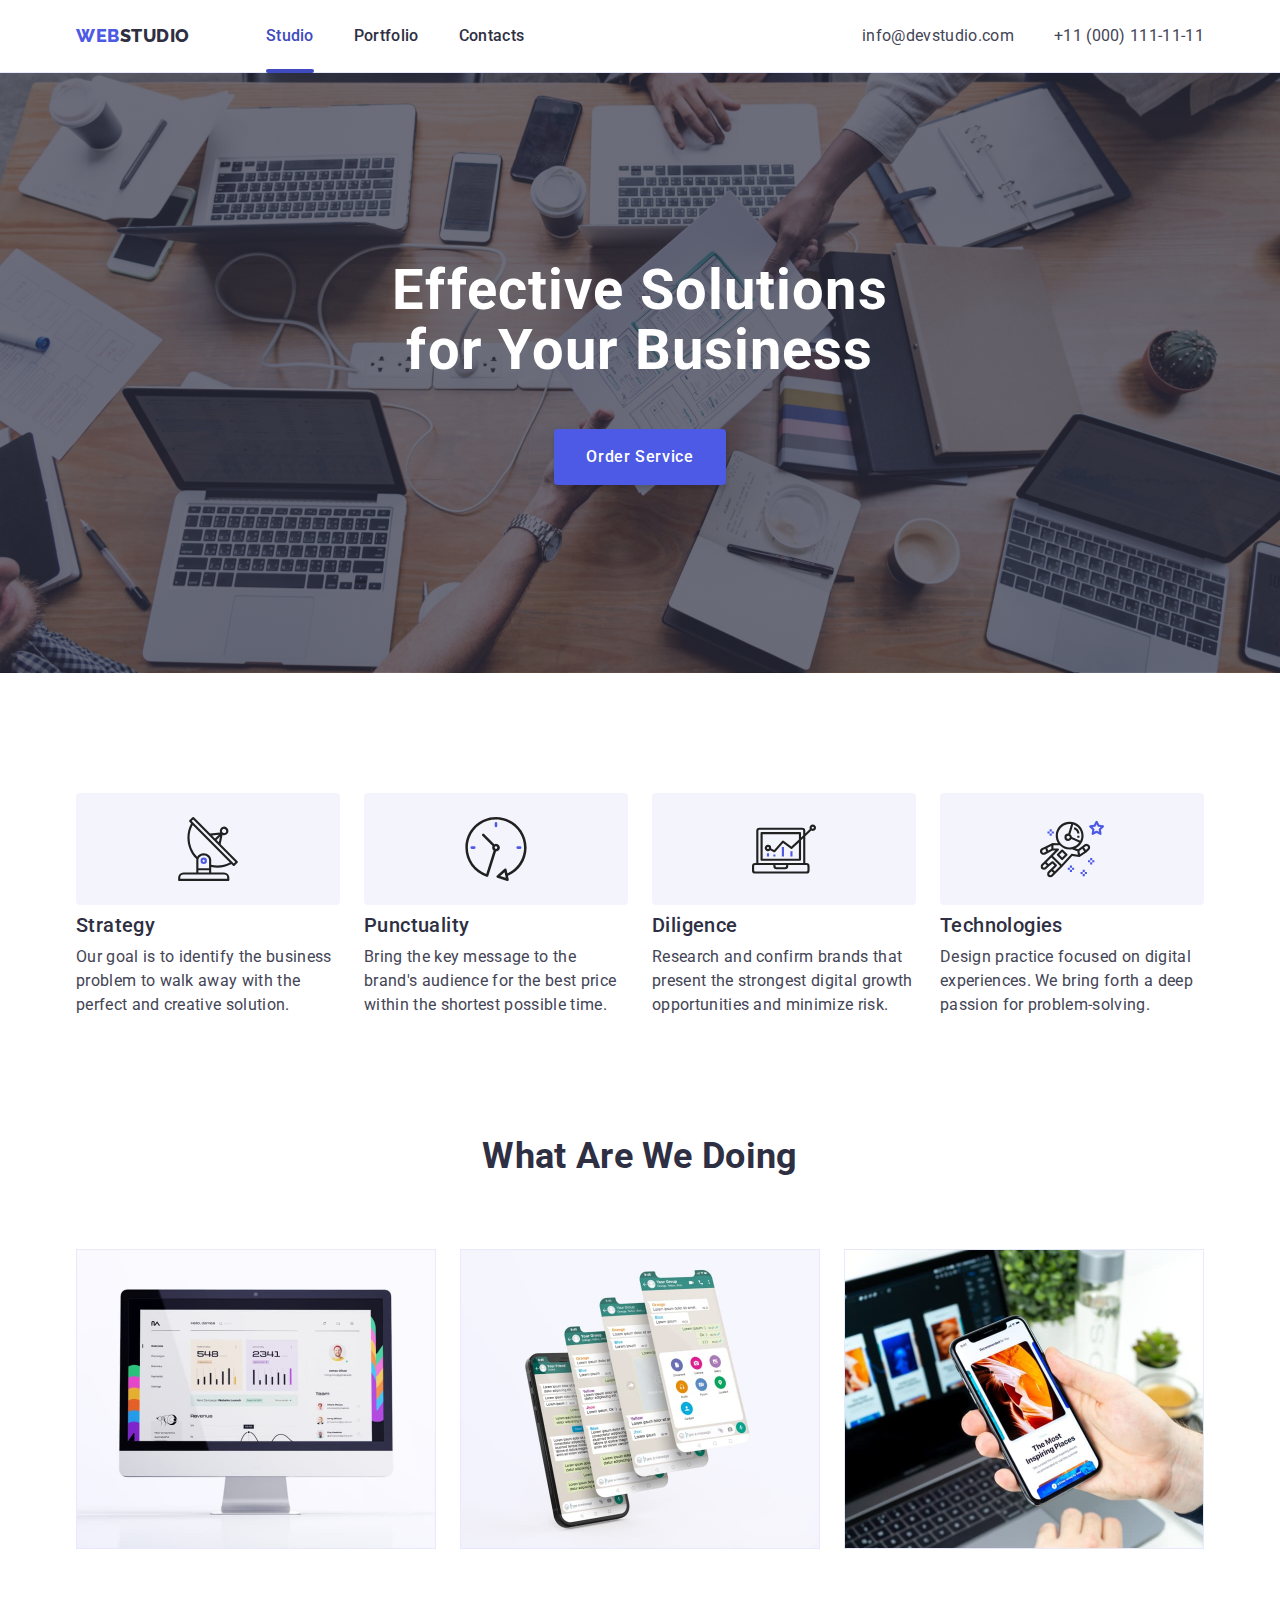
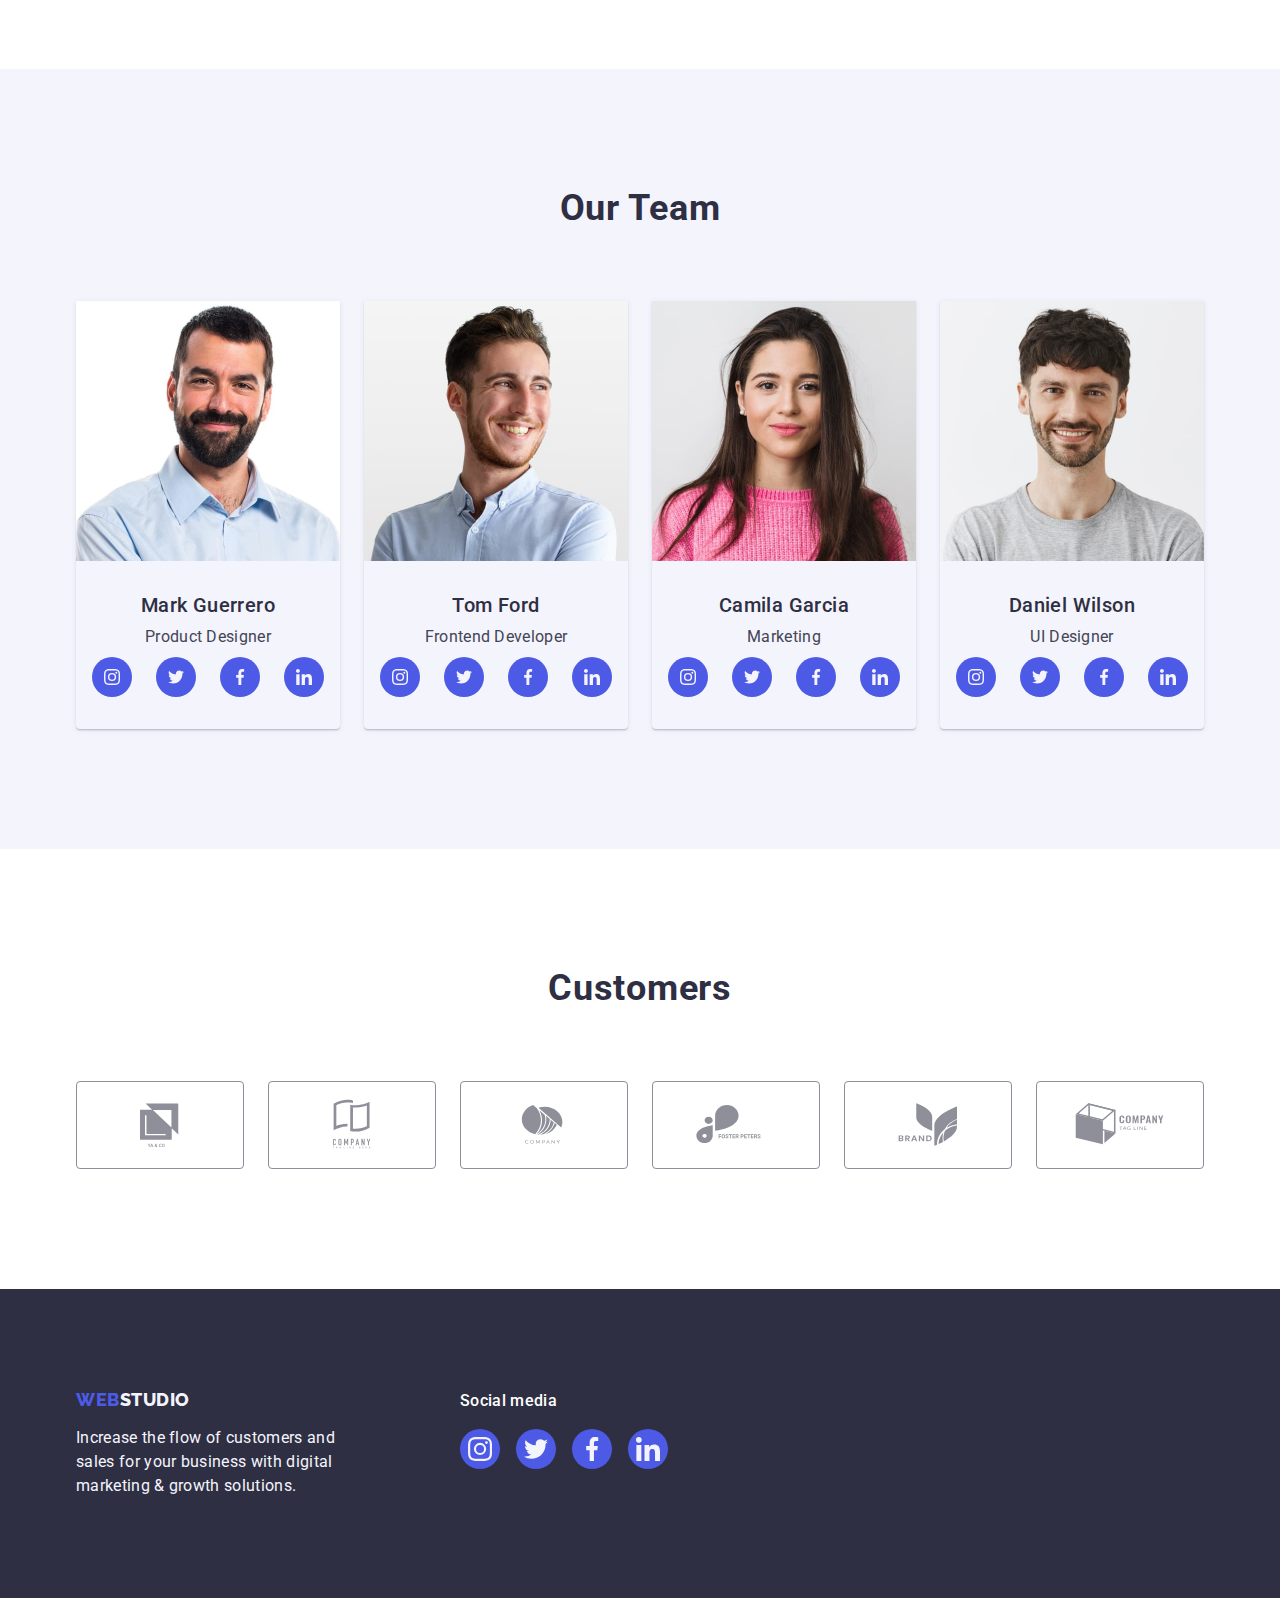
<file: index.html>
<!DOCTYPE html>

<html lang="en">
  <head>
    <meta charset="UTF-8" />
    <meta name="viewport" content="width=device-width, initial-scale=1.0" />
    <meta name="description" content="" />
    <title>webstudio</title>
    <link rel="preconnect" href="https://fonts.googleapis.com" />
    <link rel="preconnect" href="https://fonts.gstatic.com" crossorigin />

    <link
      href="https://fonts.googleapis.com/css2?family=Raleway:wght@800&family=Roboto:wght@400;500;700;900&display=swap"
      rel="stylesheet"
    />
    <link rel="stylesheet" href="./css/modern-normalize.min.css" />
    <link rel="stylesheet" href="./css/styles.css" />
  </head>

  <!--HEADER-->
  <body>
    <header class="page-header">
      <div class="page-header-container container">
        <nav class="header-nav">
          <a class="header-nav-logo-blue link" href="./index.html"
            >Web<span class="header-nav-logo-black">Studio</span></a
          >
          <ul class="header-nav-list list">
            <li class="header-nav-item">
              <a class="header-nav-link link current" href="./index.html"
                >Studio</a
              >
            </li>
            <li class="header-nav-item">
              <a class="header-nav-link link" href="./portfolio.html"
                >Portfolio</a
              >
            </li>
            <li class="header-nav-item">
              <a class="header-nav-link link" href="">Contacts</a>
            </li>
          </ul>
        </nav>
        <address class="header-contacts">
          <ul class="header-contacts-list list">
            <li class="header-contacts-item">
              <a
                class="header-contacts-link link"
                href="mailto:info@devstudio.com"
                >info@devstudio.com</a
              >
            </li>
            <li class="header-contacts-item">
              <a class="header-contacts-link link" href="tel:+110001111111"
                >+11 (000) 111-11-11</a
              >
            </li>
          </ul>
        </address>
      </div>
    </header>

    <main>
      <!--HERO-->
      <section class="hero hero-bg-image">
        <div class="container">
          <h1 class="hero-title">Effective Solutions for Your Business</h1>
          <button class="hero-button" type="button" data-modal-open>
            Order Service
          </button>
        </div>
      </section>

      <section class="features">
        <div class="container">
          <h2 class="visually-hidden">Hidden</h2>
          <ul class="features-list list">
            <li class="features-item">
              <div class="features-wrapper">
                <svg
                  class="features-icon"
                  aria-label="antenna"
                  width="64"
                  height="64"
                >
                  <use href="./images/icons.svg#icon-antenna"></use>
                </svg>
              </div>
              <h3 class="features-title">Strategy</h3>
              <p class="features-text">
                Our goal is to identify the business problem to walk away with
                the perfect and creative solution.
              </p>
            </li>
            <li class="features-item">
              <div class="features-wrapper">
                <svg
                  class="features-icon"
                  aria-label="antenna"
                  width="64"
                  height="64"
                >
                  <use href="./images/icons.svg#icon-clock"></use>
                </svg>
              </div>
              <h3 class="features-title">Punctuality</h3>
              <p class="features-text">
                Bring the key message to the brand's audience for the best price
                within the shortest possible time.
              </p>
            </li>
            <li class="features-item">
              <div class="features-wrapper">
                <svg
                  class="features-icon"
                  aria-label="antenna"
                  width="64"
                  height="64"
                >
                  <use href="./images/icons.svg#icon-diagram"></use>
                </svg>
              </div>
              <h3 class="features-title">Diligence</h3>
              <p class="features-text">
                Research and confirm brands that present the strongest digital
                growth opportunities and minimize risk.
              </p>
            </li>
            <li class="features-item">
              <div class="features-wrapper">
                <svg
                  class="features-icon"
                  aria-label="antenna"
                  width="64"
                  height="64"
                >
                  <use href="./images/icons.svg#icon-astronaut"></use>
                </svg>
              </div>
              <h3 class="features-title">Technologies</h3>
              <p class="features-text">
                Design practice focused on digital experiences. We bring forth a
                deep passion for problem-solving.
              </p>
            </li>
          </ul>
        </div>
      </section>

      <section class="what-doing">
        <div class="container">
          <h2 class="what-doing-title">What are we doing</h2>
          <ul class="what-doing-list list">
            <li class="what-doing-item">
              <img
                class="what-doing-image"
                src="./images/what-doing/what-doing-01.jpg"
                alt="computer-monitor"
                width="360"
              />
            </li>
            <li class="what-doing-item">
              <img
                class="what-doing-image"
                src="./images/what-doing/what-doing-02.jpg"
                alt="phone-application"
                width="360"
              />
            </li>
            <li class="what-doing-item">
              <img
                class="what-doing-image"
                src="./images/what-doing/what-doing-03.jpg"
                alt="laptop-and-phone"
                width="360"
              />
            </li>
          </ul>
        </div>
      </section>

      <section class="team">
        <div class="container">
          <h2 class="team-title">Our Team</h2>
          <ul class="team-list list">
            <li class="team-item">
              <img
                class="team-image"
                src="./images/team/team-01.jpg"
                alt="photo Mark Guerrero"
                width="264"
              />
              <div class="team-wrapper">
                <h3 class="team-specialist">Mark Guerrero</h3>
                <p class="team-job-title">Product Designer</p>
                <ul class="team-list-icons list">
                  <li class="team-item-icon">
                    <a href="" class="team-link-icon">
                      <svg
                        class="team-icon"
                        aria-label="icon-instagram"
                        width="16"
                        height="16"
                      >
                        <use href="./images/icons.svg#icon-instagram"></use>
                      </svg>
                    </a>
                  </li>
                  <li class="team-item-icon">
                    <a href="" class="team-link-icon">
                      <svg
                        class="team-icon"
                        aria-label="icon-twitter"
                        width="16"
                        height="16"
                      >
                        <use href="./images/icons.svg#icon-twitter"></use>
                      </svg>
                    </a>
                  </li>
                  <li class="team-item-icon">
                    <a href="" class="team-link-icon">
                      <svg
                        class="team-icon"
                        aria-label="icon-facebook"
                        width="16"
                        height="16"
                      >
                        <use href="./images/icons.svg#icon-facebook"></use>
                      </svg>
                    </a>
                  </li>
                  <li class="team-item-icon">
                    <a href="" class="team-link-icon">
                      <svg
                        class="team-icon"
                        aria-label="icon-linkedin"
                        width="16"
                        height="16"
                      >
                        <use href="./images/icons.svg#icon-linkedin"></use>
                      </svg>
                    </a>
                  </li>
                </ul>
              </div>
            </li>
            <li class="team-item">
              <img
                class="team-image"
                src="./images/team/team-02.jpg"
                alt="photo Tom Ford"
                width="264"
              />
              <div class="team-wrapper">
                <h3 class="team-specialist">Tom Ford</h3>
                <p class="team-job-title">Frontend Developer</p>
                <ul class="team-list-icons list">
                  <li class="team-item-icon">
                    <a href="" class="team-link-icon">
                      <svg
                        class="team-icon"
                        aria-label="icon-instagram"
                        width="16"
                        height="16"
                      >
                        <use href="./images/icons.svg#icon-instagram"></use>
                      </svg>
                    </a>
                  </li>
                  <li class="team-item-icon">
                    <a href="" class="team-link-icon">
                      <svg
                        class="team-icon"
                        aria-label="icon-twitter"
                        width="16"
                        height="16"
                      >
                        <use href="./images/icons.svg#icon-twitter"></use>
                      </svg>
                    </a>
                  </li>
                  <li class="team-item-icon">
                    <a href="" class="team-link-icon">
                      <svg
                        class="team-icon"
                        aria-label="icon-facebook"
                        width="16"
                        height="16"
                      >
                        <use href="./images/icons.svg#icon-facebook"></use>
                      </svg>
                    </a>
                  </li>
                  <li class="team-item-icon">
                    <a href="" class="team-link-icon">
                      <svg
                        class="team-icon"
                        aria-label="icon-linkedin"
                        width="16"
                        height="16"
                      >
                        <use href="./images/icons.svg#icon-linkedin"></use>
                      </svg>
                    </a>
                  </li>
                </ul>
              </div>
            </li>
            <li class="team-item">
              <img
                class="team-image"
                src="./images/team/team-03.jpg"
                alt="photo Camila Garcia"
                width="264"
              />
              <div class="team-wrapper">
                <h3 class="team-specialist">Camila Garcia</h3>
                <p class="team-job-title">Marketing</p>
                <ul class="team-list-icons list">
                  <li class="team-item-icon">
                    <a href="" class="team-link-icon">
                      <svg
                        class="team-icon"
                        aria-label="icon-instagram"
                        width="16"
                        height="16"
                      >
                        <use href="./images/icons.svg#icon-instagram"></use>
                      </svg>
                    </a>
                  </li>
                  <li class="team-item-icon">
                    <a href="" class="team-link-icon">
                      <svg
                        class="team-icon"
                        aria-label="icon-twitter"
                        width="16"
                        height="16"
                      >
                        <use href="./images/icons.svg#icon-twitter"></use>
                      </svg>
                    </a>
                  </li>
                  <li class="team-item-icon">
                    <a href="" class="team-link-icon">
                      <svg
                        class="team-icon"
                        aria-label="icon-facebook"
                        width="16"
                        height="16"
                      >
                        <use href="./images/icons.svg#icon-facebook"></use>
                      </svg>
                    </a>
                  </li>
                  <li class="team-item-icon">
                    <a href="" class="team-link-icon">
                      <svg
                        class="team-icon"
                        aria-label="icon-linkedin"
                        width="16"
                        height="16"
                      >
                        <use href="./images/icons.svg#icon-linkedin"></use>
                      </svg>
                    </a>
                  </li>
                </ul>
              </div>
            </li>
            <li class="team-item">
              <img
                class="team-image"
                src="./images/team/team-04.jpg"
                alt="photo Daniel Wilson"
                width="264"
              />
              <div class="team-wrapper">
                <h3 class="team-specialist">Daniel Wilson</h3>
                <p class="team-job-title">UI Designer</p>
                <ul class="team-list-icons list">
                  <li class="team-item-icon">
                    <a href="" class="team-link-icon">
                      <svg
                        class="team-icon"
                        aria-label="icon-instagram"
                        width="16"
                        height="16"
                      >
                        <use href="./images/icons.svg#icon-instagram"></use>
                      </svg>
                    </a>
                  </li>
                  <li class="team-item-icon">
                    <a href="" class="team-link-icon">
                      <svg
                        class="team-icon"
                        aria-label="icon-twitter"
                        width="16"
                        height="16"
                      >
                        <use href="./images/icons.svg#icon-twitter"></use>
                      </svg>
                    </a>
                  </li>
                  <li class="team-item-icon">
                    <a href="" class="team-link-icon">
                      <svg
                        class="team-icon"
                        aria-label="icon-facebook"
                        width="16"
                        height="16"
                      >
                        <use href="./images/icons.svg#icon-facebook"></use>
                      </svg>
                    </a>
                  </li>
                  <li class="team-item-icon">
                    <a href="" class="team-link-icon">
                      <svg
                        class="team-icon"
                        aria-label="icon-linkedin"
                        width="16"
                        height="16"
                      >
                        <use href="./images/icons.svg#icon-linkedin"></use>
                      </svg>
                    </a>
                  </li>
                </ul>
              </div>
            </li>
          </ul>
        </div>
      </section>
      <section class="customers">
        <div class="container">
          <h2 class="customers-title">Customers</h2>
          <ul class="customers-list list">
            <li class="customers-item">
              <a href="" class="customers-link"
                ><svg
                  class="customers-icon"
                  aria-label="customers-icons"
                  width="104"
                  height="56"
                >
                  <use href="./images/icons.svg#customers-logo-1"></use>
                </svg>
              </a>
            </li>
            <li class="customers-item">
              <a href="" class="customers-link"
                ><svg
                  class="customers-icon"
                  aria-label="customers-icons"
                  width="104"
                  height="56"
                >
                  <use href="./images/icons.svg#customers-logo-2"></use>
                </svg>
              </a>
            </li>
            <li class="customers-item">
              <a href="" class="customers-link"
                ><svg
                  class="customers-icon"
                  aria-label="customers-icons"
                  width="104"
                  height="56"
                >
                  <use href="./images/icons.svg#customers-logo-3"></use>
                </svg>
              </a>
            </li>
            <li class="customers-item">
              <a href="" class="customers-link"
                ><svg
                  class="customers-icon"
                  aria-label="customers-icons"
                  width="104"
                  height="56"
                >
                  <use href="./images/icons.svg#customers-logo-4"></use>
                </svg>
              </a>
            </li>
            <li class="customers-item">
              <a href="" class="customers-link"
                ><svg
                  class="customers-icon"
                  aria-label="customers-icons"
                  width="104"
                  height="56"
                >
                  <use href="./images/icons.svg#customers-logo-5"></use>
                </svg>
              </a>
            </li>
            <li class="customers-item">
              <a href="" class="customers-link"
                ><svg
                  class="customers-icon"
                  aria-label="customers-icons"
                  width="104"
                  height="56"
                >
                  <use href="./images/icons.svg#customers-logo-6"></use>
                </svg>
              </a>
            </li>
          </ul>
        </div>
      </section>
    </main>

    <footer class="footer">
      <div class="footer-container container">
        <div class="footer-logo-wrapper">
          <a class="footer-logo-blue link" href="./index.html"
            >Web<span class="footer-logo-white">Studio</span></a
          >
          <p class="footer-text">
            Increase the flow of customers and sales for your business with
            digital marketing & growth solutions.
          </p>
        </div>

        <div class="footer-icon-wrapper">
          <p class="footer-icon-text">Social media</p>
          <ul class="footer-icon-list">
            <li class="footer-icon-item">
              <a href="" class="footer-icon-link">
                <svg
                  class="footer-icon"
                  aria-label="icon-instagram"
                  width="24"
                  height="24"
                >
                  <use href="./images/icons.svg#icon-instagram"></use>
                </svg>
              </a>
            </li>
            <li class="footer-icon-item">
              <a href="" class="footer-icon-link">
                <svg
                  class="footer-icon"
                  aria-label="icon-twitter"
                  width="24"
                  height="24"
                >
                  <use href="./images/icons.svg#icon-twitter"></use>
                </svg>
              </a>
            </li>
            <li class="footer-icon-item">
              <a href="" class="footer-icon-link">
                <svg
                  class="footer-icon"
                  aria-label="icon-facebook"
                  width="24"
                  height="24"
                >
                  <use href="./images/icons.svg#icon-facebook"></use>
                </svg>
              </a>
            </li>
            <li class="footer-icon-item">
              <a href="" class="footer-icon-link">
                <svg
                  class="footer-icon"
                  aria-label="icon-linkedin"
                  width="24"
                  height="24"
                >
                  <use href="./images/icons.svg#icon-linkedin"></use>
                </svg>
              </a>
            </li>
          </ul>
        </div>
      </div>
    </footer>

    <div class="backdrop is-hidden" data-modal>
      <div class="modal">
        <button class="modal-button-close" type="button" data-modal-close>
          <svg
            class="modal-icon-close"
            aria-label="icon-modal-close"
            width="8"
            height="8"
          >
            <use href="./images/icons.svg#icon-modal-close"></use>
          </svg>
        </button>
      </div>
    </div>

    <script src="./js/modal.js"></script>
  </body>
</html>
</file>
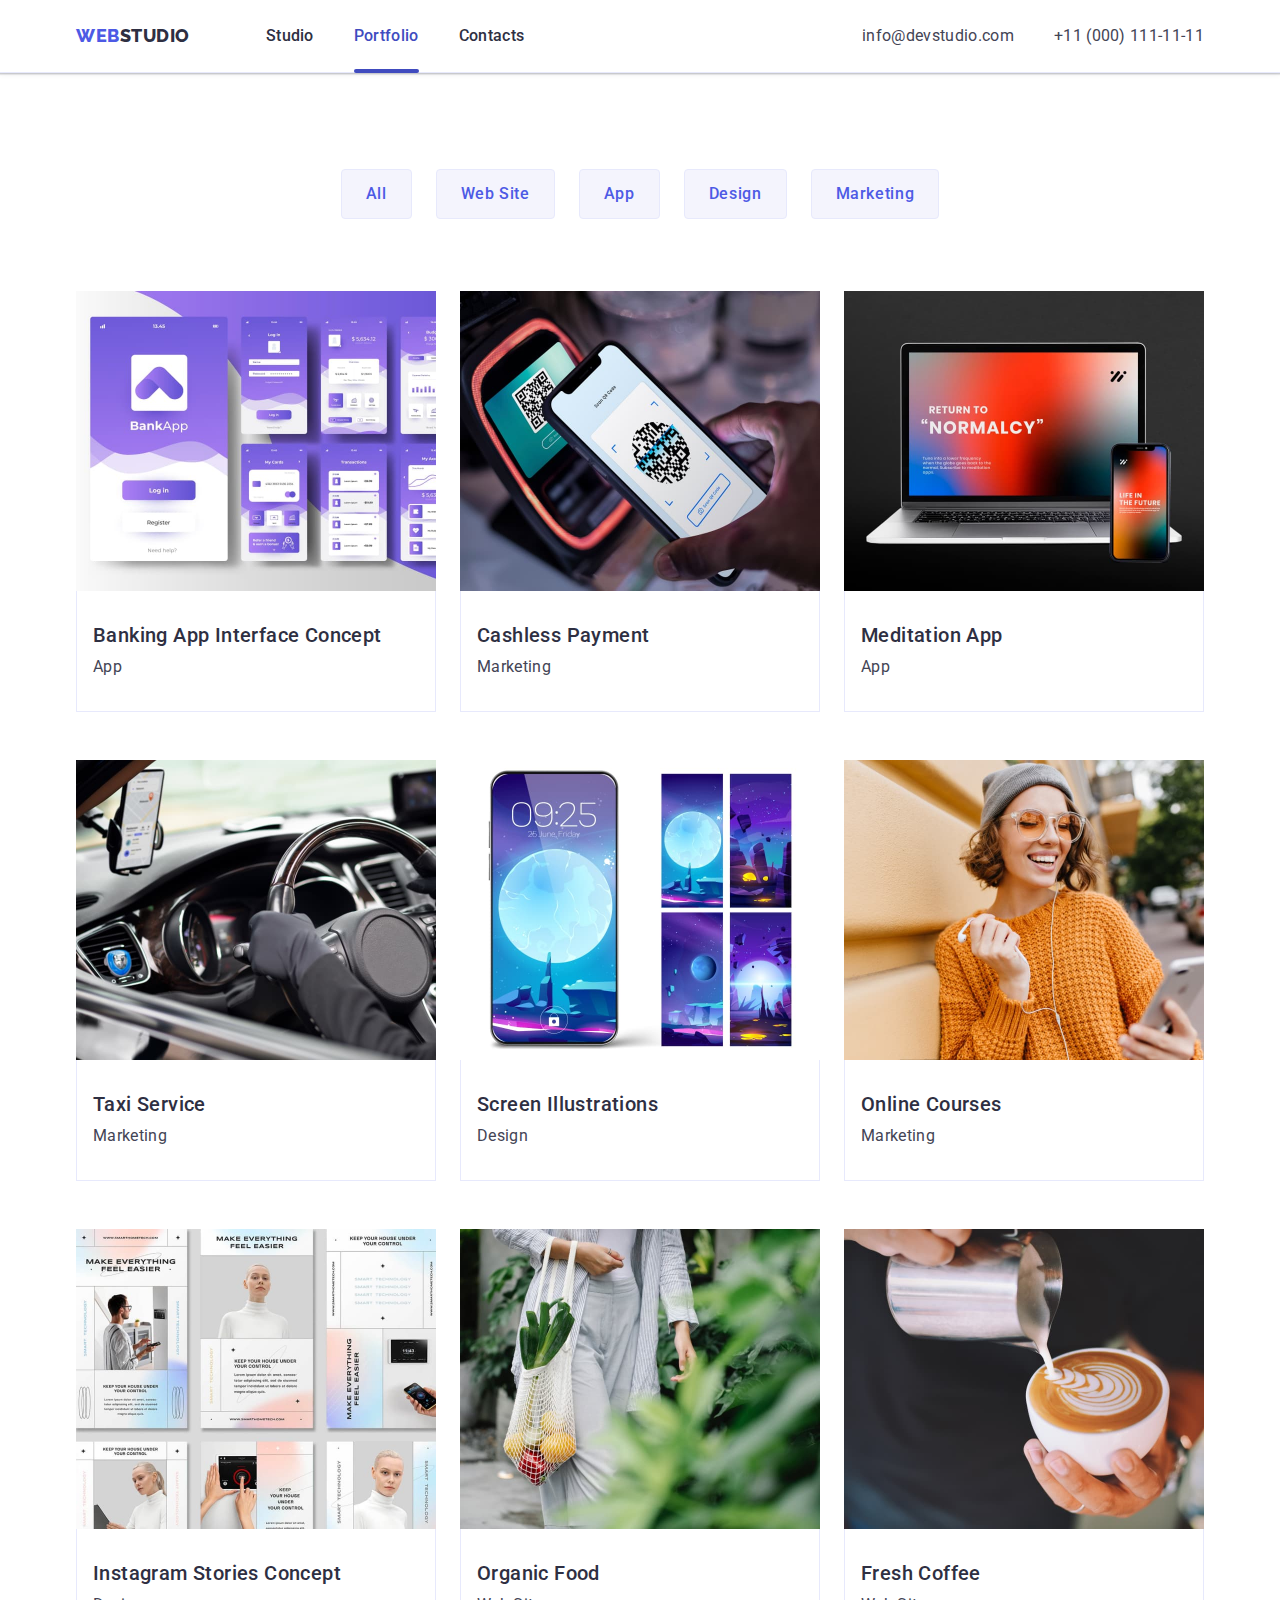
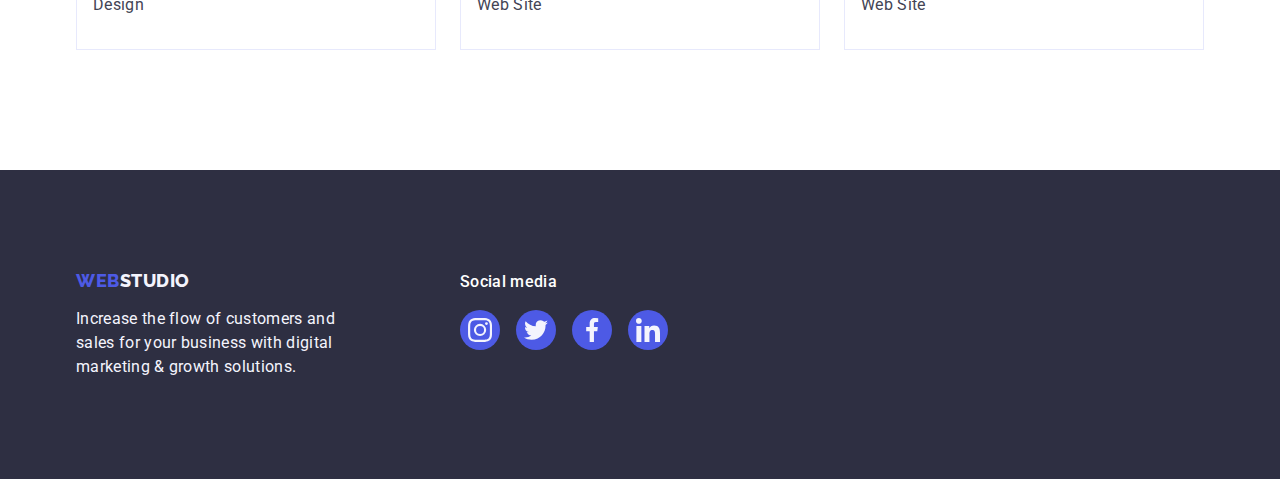
<file: portfolio.html>
<!DOCTYPE html>

<html lang="en">
  <head>
    <meta charset="UTF-8" />
    <meta name="viewport" content="width=device-width, initial-scale=1.0" />
    <meta name="description" content="" />
    <title>webstudio</title>
    <link rel="preconnect" href="https://fonts.googleapis.com" />
    <link rel="preconnect" href="https://fonts.gstatic.com" crossorigin />

    <link
      href="https://fonts.googleapis.com/css2?family=Raleway:wght@800&family=Roboto:wght@400;500;700;900&display=swap"
      rel="stylesheet"
    />
    <link rel="stylesheet" href="./css/modern-normalize.min.css" />
    <link rel="stylesheet" href="./css/styles.css" />
  </head>

  <!--HEADER-->
  <body>
    <header class="page-header">
      <div class="page-header-container container">
        <nav class="header-nav">
          <a class="header-nav-logo-blue link" href="./index.html"
            >Web<span class="header-nav-logo-black">Studio</span></a
          >
          <ul class="header-nav-list list">
            <li class="header-nav-item">
              <a class="header-nav-link link" href="./index.html">Studio</a>
            </li>
            <li class="header-nav-item">
              <a class="header-nav-link link current" href="./portfolio.html"
                >Portfolio</a
              >
            </li>
            <li class="header-nav-item">
              <a class="header-nav-link link" href="">Contacts</a>
            </li>
          </ul>
        </nav>
        <address class="header-contacts">
          <ul class="header-contacts-list list">
            <li class="header-contacts-item">
              <a
                class="header-contacts-link link"
                href="mailto:info@devstudio.com"
                >info@devstudio.com</a
              >
            </li>
            <li class="header-contacts-item">
              <a class="header-contacts-link link" href="tel:+110001111111"
                >+11 (000) 111-11-11</a
              >
            </li>
          </ul>
        </address>
      </div>
    </header>

    <main>
      <section class="portfolio">
        <div class="container">
          <h1 class="visually-hidden">Hidden</h1>

          <ul class="portfolio-filter-list list">
            <li class="portfolio-filter-item">
              <button class="portfolio-filter-button" type="button">All</button>
            </li>
            <li class="portfolio-filter-item">
              <button class="portfolio-filter-button" type="button">
                Web Site
              </button>
            </li>
            <li class="portfolio-filter-item">
              <button class="portfolio-filter-button" type="button">App</button>
            </li>
            <li class="portfolio-filter-item">
              <button class="portfolio-filter-button" type="button">
                Design
              </button>
            </li>
            <li class="portfolio-filter-item">
              <button class="portfolio-filter-button" type="button">
                Marketing
              </button>
            </li>
          </ul>

          <ul class="portfolio-list list">
            <li class="portfolio-item">
              <a class="portfolio-link link" tabindex="0">
                <div class="portfolio-overlay-wrapper">
                  <img
                    class="portfolio-image"
                    src="./images/portfolio/portfolio-01.jpg"
                    alt="Banking App Interface Concept"
                    width="360"
                  />
                  <p class="portfolio-overlay-text">
                    14 Stylish and User-Friendly App Design Concepts · Task
                    Manager App · Calorie Tracker App · Exotic Fruit Ecommerce
                    App · Cloud Storage App
                  </p>
                </div>
                <div class="portfolio-wrapper">
                  <h2 class="portfolio-title">Banking App Interface Concept</h2>
                  <p class="portfolio-text">App</p>
                </div>
              </a>
            </li>
            <li class="portfolio-item">
              <a class="portfolio-link link" tabindex="0">
                <div class="portfolio-overlay-wrapper">
                  <img
                    class="portfolio-image"
                    src="./images/portfolio/portfolio-02.jpg"
                    alt="Cashless Payment"
                    width="360"
                  />
                  <p class="portfolio-overlay-text">
                    14 Stylish and User-Friendly App Design Concepts · Task
                    Manager App · Calorie Tracker App · Exotic Fruit Ecommerce
                    App · Cloud Storage App
                  </p>
                </div>
                <div class="portfolio-wrapper">
                  <h2 class="portfolio-title">Cashless Payment</h2>
                  <p class="portfolio-text">Marketing</p>
                </div>
              </a>
            </li>
            <li class="portfolio-item">
              <a class="portfolio-link link" tabindex="0">
                <div class="portfolio-overlay-wrapper">
                  <img
                    class="portfolio-image"
                    src="./images/portfolio/portfolio-03.jpg"
                    alt="Meditation App"
                    width="360"
                  />
                  <p class="portfolio-overlay-text">
                    14 Stylish and User-Friendly App Design Concepts · Task
                    Manager App · Calorie Tracker App · Exotic Fruit Ecommerce
                    App · Cloud Storage App
                  </p>
                </div>
                <div class="portfolio-wrapper">
                  <h2 class="portfolio-title">Meditation App</h2>
                  <p class="portfolio-text">App</p>
                </div>
              </a>
            </li>
            <li class="portfolio-item">
              <a class="portfolio-link link" tabindex="0">
                <div class="portfolio-overlay-wrapper">
                  <img
                    class="portfolio-image"
                    src="./images/portfolio/portfolio-04.jpg"
                    alt="Taxi Service"
                    width="360"
                  />
                  <p class="portfolio-overlay-text">
                    14 Stylish and User-Friendly App Design Concepts · Task
                    Manager App · Calorie Tracker App · Exotic Fruit Ecommerce
                    App · Cloud Storage App
                  </p>
                </div>
                <div class="portfolio-wrapper">
                  <h2 class="portfolio-title">Taxi Service</h2>
                  <p class="portfolio-text">Marketing</p>
                </div>
              </a>
            </li>
            <li class="portfolio-item">
              <a class="portfolio-link link" tabindex="0">
                <div class="portfolio-overlay-wrapper">
                  <img
                    class="portfolio-image"
                    src="./images/portfolio/portfolio-05.jpg"
                    alt="Screen Illustrations"
                    width="360"
                  />
                  <p class="portfolio-overlay-text">
                    14 Stylish and User-Friendly App Design Concepts · Task
                    Manager App · Calorie Tracker App · Exotic Fruit Ecommerce
                    App · Cloud Storage App
                  </p>
                </div>
                <div class="portfolio-wrapper">
                  <h2 class="portfolio-title">Screen Illustrations</h2>
                  <p class="portfolio-text">Design</p>
                </div>
              </a>
            </li>
            <li class="portfolio-item">
              <a class="portfolio-link link" tabindex="0">
                <div class="portfolio-overlay-wrapper">
                  <img
                    class="portfolio-image"
                    src="./images/portfolio/portfolio-06.jpg"
                    alt="Online Courses"
                    width="360"
                  />
                  <p class="portfolio-overlay-text">
                    14 Stylish and User-Friendly App Design Concepts · Task
                    Manager App · Calorie Tracker App · Exotic Fruit Ecommerce
                    App · Cloud Storage App
                  </p>
                </div>
                <div class="portfolio-wrapper">
                  <h2 class="portfolio-title">Online Courses</h2>
                  <p class="portfolio-text">Marketing</p>
                </div>
              </a>
            </li>
            <li class="portfolio-item">
              <a class="portfolio-link link" tabindex="0">
                <div class="portfolio-overlay-wrapper">
                  <img
                    class="portfolio-image"
                    src="./images/portfolio/portfolio-07.jpg"
                    alt="Instagram Stories Concept"
                    width="360"
                  />
                  <p class="portfolio-overlay-text">
                    14 Stylish and User-Friendly App Design Concepts · Task
                    Manager App · Calorie Tracker App · Exotic Fruit Ecommerce
                    App · Cloud Storage App
                  </p>
                </div>
                <div class="portfolio-wrapper">
                  <h2 class="portfolio-title">Instagram Stories Concept</h2>
                  <p class="portfolio-text">Design</p>
                </div>
              </a>
            </li>
            <li class="portfolio-item">
              <a class="portfolio-link link" tabindex="0">
                <div class="portfolio-overlay-wrapper">
                  <img
                    class="portfolio-image"
                    src="./images/portfolio/portfolio-08.jpg"
                    alt="Organic Food"
                    width="360"
                  />
                  <p class="portfolio-overlay-text">
                    14 Stylish and User-Friendly App Design Concepts · Task
                    Manager App · Calorie Tracker App · Exotic Fruit Ecommerce
                    App · Cloud Storage App
                  </p>
                </div>
                <div class="portfolio-wrapper">
                  <h2 class="portfolio-title">Organic Food</h2>
                  <p class="portfolio-text">Web Site</p>
                </div>
              </a>
            </li>
            <li class="portfolio-item">
              <a class="portfolio-link link" tabindex="0">
                <div class="portfolio-overlay-wrapper">
                  <img
                    class="portfolio-image"
                    src="./images/portfolio/portfolio-09.jpg"
                    alt="Fresh Coffee"
                    width="360"
                  />
                  <p class="portfolio-overlay-text">
                    14 Stylish and User-Friendly App Design Concepts · Task
                    Manager App · Calorie Tracker App · Exotic Fruit Ecommerce
                    App · Cloud Storage App
                  </p>
                </div>
                <div class="portfolio-wrapper">
                  <h2 class="portfolio-title">Fresh Coffee</h2>
                  <p class="portfolio-text">Web Site</p>
                </div>
              </a>
            </li>
          </ul>
        </div>
      </section>
    </main>

    <footer class="footer">
      <div class="footer-container container">
        <div class="footer-logo-wrapper">
          <a class="footer-logo-blue link" href="./index.html"
            >Web<span class="footer-logo-white">Studio</span></a
          >
          <p class="footer-text">
            Increase the flow of customers and sales for your business with
            digital marketing & growth solutions.
          </p>
        </div>

        <div class="footer-icon-wrapper">
          <p class="footer-icon-text">Social media</p>
          <ul class="footer-icon-list">
            <li class="footer-icon-item">
              <a href="" class="footer-icon-link">
                <svg
                  class="footer-icon"
                  aria-label="icon-instagram"
                  width="24"
                  height="24"
                >
                  <use href="./images/icons.svg#icon-instagram"></use>
                </svg>
              </a>
            </li>
            <li class="footer-icon-item">
              <a href="" class="footer-icon-link">
                <svg
                  class="footer-icon"
                  aria-label="icon-twitter"
                  width="24"
                  height="24"
                >
                  <use href="./images/icons.svg#icon-twitter"></use>
                </svg>
              </a>
            </li>
            <li class="footer-icon-item">
              <a href="" class="footer-icon-link">
                <svg
                  class="footer-icon"
                  aria-label="icon-facebook"
                  width="24"
                  height="24"
                >
                  <use href="./images/icons.svg#icon-facebook"></use>
                </svg>
              </a>
            </li>
            <li class="footer-icon-item">
              <a href="" class="footer-icon-link">
                <svg
                  class="footer-icon"
                  aria-label="icon-linkedin"
                  width="24"
                  height="24"
                >
                  <use href="./images/icons.svg#icon-linkedin"></use>
                </svg>
              </a>
            </li>
          </ul>
        </div>
      </div>
    </footer>
  </body>
</html>
</file>
<file: css/styles.css>
/* ===== VARIABLES ===== */

:root {
  --dark-color: #2e2f42;
  --primary-brand-color: #4d5ae5;
  --pressed-state-color: #404bbf;
  --success: #31d0aa;
  --text-color: #434455;
  --subtle-text-color: #8e8f99;
  --accent-color: #e7e9fc;
  --light-color: #f4f4fd;
  --modal-overlay-color: #abacb3;
  --hero-background-color: #6d6d7b;
  --white-background-color: #ffffff;
  --modal-background-color: #fcfcfc;
  --primary-font: 'Roboto', sans-serif;
  --logotype-font: 'Raleway', sans-serif;
}

/* ===== /VARIABLES ===== */

/* ===== COMMON STYLES ===== */

*,
*::before,
*::after {
  box-sizing: border-box;
}

body {
  font-family: var(--primary-font);
  color: var(--text-color);
  background-color: var(--white-background-color);
  font-size: 16px;
  letter-spacing: 0.02em;
}

.list {
  list-style: none;
}

.link {
  text-decoration: none;
}

h1,
h2,
h3,
h4,
h5,
h6,
p,
ul {
  margin: 0;
  padding: 0;
}

input,
textarea,
button {
  font: inherit;
}

button {
  cursor: pointer;
  color: currentColor;
}

ul {
  list-style: none;
}

a {
  text-decoration: none;
  outline: none;
}

img {
  display: block;
  max-width: 100%;
  height: auto;
}

.visually-hidden {
  position: absolute;
  width: 1px;
  height: 1px;
  margin: -1px;
  border: 0;
  padding: 0;
  white-space: nowrap;
  clip-path: inset(100%);
  clip: rect(0 0 0 0);
  overflow: hidden;
}

.container {
  width: 1158px;
  margin: 0 auto;
  padding: 0 15px;
}

/* ===== /COMMON STYLES ===== */

/* ===== HEADER ===== */

.page-header {
  border-bottom: 1px solid var(--accent-color);
  box-shadow: 0px 2px 1px rgba(46, 47, 66, 0.08),
    0px 1px 1px rgba(46, 47, 66, 0.16), 0px 1px 6px rgba(46, 47, 66, 0.08);
}

.page-header-container {
  display: flex;
  align-items: center;
}

.header-nav {
  display: flex;
  align-items: center;
}

.header-nav-logo-blue {
  color: var(--primary-brand-color);
  font-family: var(--logotype-font);
  font-weight: 800;
  font-size: 18px;
  line-height: 1.17;
  letter-spacing: 0.03em;
  text-transform: uppercase;
  display: inline-block;
  margin-right: 76px;
}

.header-nav-logo-black {
  color: var(--dark-color);
}

.header-nav-list {
  display: flex;
  gap: 40px;
}

.header-nav-link {
  color: var(--dark-color);
  font-weight: 500;
  font-size: 16px;
  line-height: 1.5;
  padding-top: 24px;
  padding-bottom: 24px;
  position: relative;
  display: block;
  transition: color 250ms cubic-bezier(0.4, 0, 0.2, 1);
}

.header-nav-link:hover,
.header-nav-link:focus {
  color: var(--pressed-state-color);
}

.header-nav-link.current {
  color: var(--pressed-state-color);
}

.header-nav-link.current::after {
  content: '';
  display: block;
  width: 100%;
  height: 4px;
  border-radius: 2px;
  background-color: var(--pressed-state-color);
  position: absolute;
  bottom: -1px;
  left: 0;
}

.header-contacts {
  font-style: normal;
  margin-left: auto;
}

.header-contacts-list {
  display: flex;
  gap: 40px;
}

.header-contacts-link {
  color: var(--text-color);
  font-weight: 400;
  font-size: 16px;
  line-height: 1.5;
  display: inline-block;
  padding-top: 24px;
  padding-bottom: 24px;
  transition: color 250ms cubic-bezier(0.4, 0, 0.2, 1);
}

.header-contacts-link:hover,
.header-contacts-link:focus {
  color: var(--pressed-state-color);
}

/* ===== /HEADER ===== */

/* ===== HERO ===== */

.hero {
  background-color: var(--dark-color);
  padding: 188px 0;
}

.hero-bg-image {
  margin: 0 auto;
  max-width: 1440px;
  background-position: center;
  background-repeat: no-repeat;
  background-size: cover;
  background-image: linear-gradient(
      rgba(46, 47, 66, 0.7),
      rgba(46, 47, 66, 0.7)
    ),
    url('../images/hero.jpg');
}

.hero-title {
  color: var(--white-background-color);
  font-weight: 700;
  font-size: 56px;
  line-height: 1.07;
  letter-spacing: 0.02em;
  text-align: center;
  max-width: 496px;
  text-align: center;
  margin: 0 auto 48px;
}

.hero-button {
  color: var(--white-background-color);
  background-color: var(--primary-brand-color);
  font-family: var(--primary-font);
  font-weight: 500;
  font-size: 16px;
  line-height: 1.5;
  letter-spacing: 0.04em;
  cursor: pointer;
  border-radius: 4px;
  padding: 16px 32px 16px 32px;
  border: none;
  box-shadow: 0px 4px 4px 0px rgba(0, 0, 0, 0.15);
  display: block;
  margin: 0 auto;
  min-width: 169px;
  transition: background-color 250ms cubic-bezier(0.4, 0, 0.2, 1);
}

.hero-button:hover,
.hero-button:focus {
  background-color: var(--pressed-state-color);
}

/* ===== /HERO ===== */

/* ===== FEATURES ===== */

.features {
  padding: 120px 0;
}

.features-list {
  display: flex;
  gap: 24px;
}

.features-item {
  width: 264px;
}

.features-wrapper {
  display: flex;
  align-items: center;
  justify-content: center;
  height: 112px;
  border-radius: 4px;
  background-color: var(--light-color);
  margin-bottom: 8px;
}

.features-title {
  color: var(--dark-color);
  font-weight: 500;
  font-size: 20px;
  line-height: 1.2;
  letter-spacing: 0.02em;
  margin-bottom: 8px;
}

.features-text {
  color: var(--text-color);
  font-weight: 400;
  font-size: 16px;
  line-height: 1.5;
}

/* ===== /FEATURES ===== */

/* ===== WHAT ARE WE DOING ===== */

.what-doing {
  padding-bottom: 120px;
}

.what-doing-title {
  color: var(--dark-color);
  font-weight: 700;
  font-size: 36px;
  line-height: 1.11;
  text-align: center;
  text-transform: capitalize;
  margin-bottom: 72px;
}

.what-doing-list {
  display: flex;
  gap: 24px;
}

.team {
  background-color: var(--light-color);
  padding: 120px 0;
}

.team-title {
  color: var(--dark-color);
  font-weight: 700;
  font-size: 36px;
  line-height: 1.11;
  text-align: center;
  letter-spacing: 0.02em;
  text-transform: capitalize;
  margin-bottom: 72px;
}

.team-list {
  background-color: var(--light-color);
  display: flex;
  gap: 24px;
}

.team-item {
  background-color: var(--light-color);
  box-shadow: 0px 2px 1px 0px rgba(46, 47, 66, 0.08),
    0px 1px 1px 0px rgba(46, 47, 66, 0.16),
    0px 1px 6px 0px rgba(46, 47, 66, 0.08);
  border-radius: 0px 0px 4px 4px;
}

.team-wrapper {
  padding: 32px 0;
}

.team-specialist {
  color: var(--dark-color);
  font-weight: 500;
  font-size: 20px;
  line-height: 1.2;
  letter-spacing: 0.02em;
  text-align: center;
  margin-bottom: 8px;
}

.team-job-title {
  color: var(--text-color);
  font-weight: 400;
  font-size: 16px;
  line-height: 1.5;
  text-align: center;
  margin-bottom: 8px;
}

.team-list-icons {
  display: flex;
  align-items: center;
  justify-content: center;
  gap: 24px;
}

.team-item-icon {
  width: 40px;
  height: 40px;
}

.team-link-icon {
  display: flex;
  align-items: center;
  justify-content: center;
  width: 100%;
  height: 100%;
  background-color: var(--primary-brand-color);
  border-radius: 50%;
  transition: background-color 250ms cubic-bezier(0.4, 0, 0.2, 1);
}

.team-link-icon:hover,
.team-link-icon:focus {
  background-color: var(--pressed-state-color);
}

.team-icon {
  fill: var(--light-color);
}

.customers {
  padding: 120px 0;
}

.customers-title {
  color: var(--dark-color);
  font-weight: 700;
  font-size: 36px;
  line-height: 1.11;
  text-align: center;
  letter-spacing: 0.02em;
  margin-bottom: 72px;
}

.customers-list {
  display: flex;
  align-items: center;
  justify-content: center;
  gap: 24px;
}

.customers-item {
  width: 168px;
  height: 88px;
}

.customers-link {
  display: flex;
  justify-content: center;
  align-items: center;
  width: 100%;
  height: 100%;
  color: var(--subtle-text-color);
  border-radius: 4px;
  border: 1px solid var(--subtle-text-color);
  transition: border-color 250ms cubic-bezier(0.4, 0, 0.2, 1),
    color 250ms cubic-bezier(0.4, 0, 0.2, 1);
  fill: currentColor;
}

.customers-link:hover,
.customers-link:focus {
  color: var(--pressed-state-color);
  border-color: var(--pressed-state-color);
  fill: var(--pressed-state-color);
}

.footer {
  background-color: var(--dark-color);
  padding: 100px 0;
}

.footer-container {
  display: flex;
  align-items: baseline;
}

.footer-logo-wrapper {
  width: 264px;
  margin-right: 120px;
}

.footer-logo-blue {
  color: var(--primary-brand-color);
  font-family: var(--logotype-font);
  font-weight: 800;
  font-size: 18px;
  line-height: 1.17;
  letter-spacing: 0.03em;
  text-transform: uppercase;
  display: inline-block;
  margin-bottom: 16px;
}

.footer-logo-white {
  color: var(--light-color);
}

.footer-text {
  color: var(--light-color);
  font-weight: 400;
  font-size: 16px;
  line-height: 1.5;
  width: 264px;
}

.footer-icon-text {
  font-weight: 500;
  font-size: 16px;
  line-height: 1.5;
  color: var(--white-background-color);
  margin-bottom: 16px;
}

.footer-icon-list {
  display: flex;
  align-items: center;
  justify-content: start;
  gap: 16px;
}

.footer-icon-item {
  width: 40px;
  height: 40px;
}

.footer-icon-link {
  display: flex;
  align-items: center;
  justify-content: center;
  border-radius: 50%;
  width: 100%;
  height: 100%;
  background-color: var(--primary-brand-color);
  transition: background-color 250ms cubic-bezier(0.4, 0, 0.2, 1);
}

.footer-icon {
  fill: var(--light-color);
}

.footer-icon-link:hover,
.footer-icon-link:focus {
  background-color: var(--success);
}

/* Page Portfolio */

.portfolio {
  padding: 96px 0 120px;
}

.portfolio-filter-list {
  display: flex;
  justify-content: center;
  gap: 24px;
  margin-bottom: 72px;
}

.portfolio-filter-button {
  color: var(--primary-brand-color);
  background-color: var(--light-color);
  font-family: var(--primary-font);
  font-weight: 500;
  font-size: 16px;
  line-height: 1.5;
  letter-spacing: 0.04em;
  cursor: pointer;
  border: 1px solid var(--accent-color);
  border-radius: 4px;
  padding: 12px 24px 12px 24px;
  transition: color 250ms cubic-bezier(0.4, 0, 0.2, 1),
    background-color 250ms cubic-bezier(0.4, 0, 0.2, 1),
    border-color 250ms cubic-bezier(0.4, 0, 0.2, 1),
    box-shadow 250ms cubic-bezier(0.4, 0, 0.2, 1);
}

.portfolio-filter-button:hover,
.portfolio-filter-button:focus {
  color: var(--white-background-color);
  background-color: var(--pressed-state-color);
  box-shadow: 0px 2px 2px 0px rgba(0, 0, 0, 0.12),
    0px 2px 1px 0px rgba(0, 0, 0, 0.08), 0px 3px 1px 0px rgba(0, 0, 0, 0.1);
  border: 1px solid transparent;
}

.portfolio-list {
  display: flex;
  flex-wrap: wrap;
  gap: 48px 24px;
}

.portfolio-link {
  cursor: pointer;
  display: block;
  transition: box-shadow 250ms cubic-bezier(0.4, 0, 0.2, 1);
}

.portfolio-link:hover,
.portfolio-link:focus {
  box-shadow: 0px 1px 6px rgba(46, 47, 66, 0.08),
    0px 1px 1px rgba(46, 47, 66, 0.16), 0px 2px 1px rgba(46, 47, 66, 0.08);
}

.portfolio-link:hover .portfolio-overlay-text,
.portfolio-link:focus .portfolio-overlay-text {
  transform: translateY(0);
}

.portfolio-overlay-wrapper {
  position: relative;
  overflow: hidden;
}

.portfolio-overlay-text {
  position: absolute;
  top: 0;
  left: 0;
  font-weight: 400;
  font-size: 16px;
  line-height: 1.5;
  padding: 40px 32px;
  width: 100%;
  height: 100%;
  transform: translateY(100%);
  background-color: var(--primary-brand-color);
  transition: transform 250ms cubic-bezier(0.4, 0, 0.2, 1);
  color: var(--light-color);
}

.portfolio-wrapper {
  border: 1px solid var(--accent-color);
  border-top: none;
  padding: 32px 16px;
}

.portfolio-title {
  color: var(--dark-color);
  font-weight: 500;
  font-size: 20px;
  line-height: 1.2;
  letter-spacing: 0.02em;
  margin-bottom: 8px;
}

.portfolio-text {
  color: var(--text-color);
  font-weight: 400;
  font-size: 16px;
  line-height: 1.5;
  letter-spacing: 0.02em;
}

/* Modal Window */

.backdrop {
  position: fixed;
  top: 0;
  left: 0;
  width: 100%;
  height: 100%;
  background-color: rgba(46, 47, 66, 0.4);
  transition: opacity 250ms cubic-bezier(0.4, 0, 0.2, 1),
    visibility 250ms cubic-bezier(0.4, 0, 0.2, 1);
}

.backdrop.is-hidden {
  opacity: 0;
  pointer-events: none;
  visibility: hidden;
}

.modal {
  position: absolute;
  top: 50%;
  left: 50%;
  transform: translateX(-50%) translateY(-50%);
  width: 408px;
  min-height: 584px;
  border-radius: 4px;
  box-shadow: 0px 2px 1px 0px rgba(0, 0, 0, 0.2),
    0px 1px 3px 0px rgba(0, 0, 0, 0.12), 0px 1px 1px 0px rgba(0, 0, 0, 0.14);
  background-color: var(--modal-background-color);
  transition: transform 250ms cubic-bezier(0.4, 0, 0.2, 1);
}

.modal-button-close {
  padding: 0;
  position: absolute;
  top: 24px;
  right: 24px;
  display: flex;
  justify-content: center;
  align-items: center;
  width: 24px;
  height: 24px;
  border-radius: 50%;
  border: 1px solid rgba(0, 0, 0, 0.1);
  background-color: var(--accent-color);
  transition: background-color 250ms cubic-bezier(0.4, 0, 0.2, 1),
    border 250ms cubic-bezier(0.4, 0, 0.2, 1);
}

.modal-button-close:hover,
.modal-button-close:focus {
  background-color: var(--pressed-state-color);
  border: none;
  fill: var(--white-background-color);
}

.modal-icon-close {
  fill: var(--ancillary-color);
  transition: fill 250ms cubic-bezier(0.4, 0, 0.2, 1);
}

.modal-button-close:hover .modal-icon-close,
.modal-button-close:focus .modal-icon-close {
  fill: var(--white-background-color);
}
</file>
